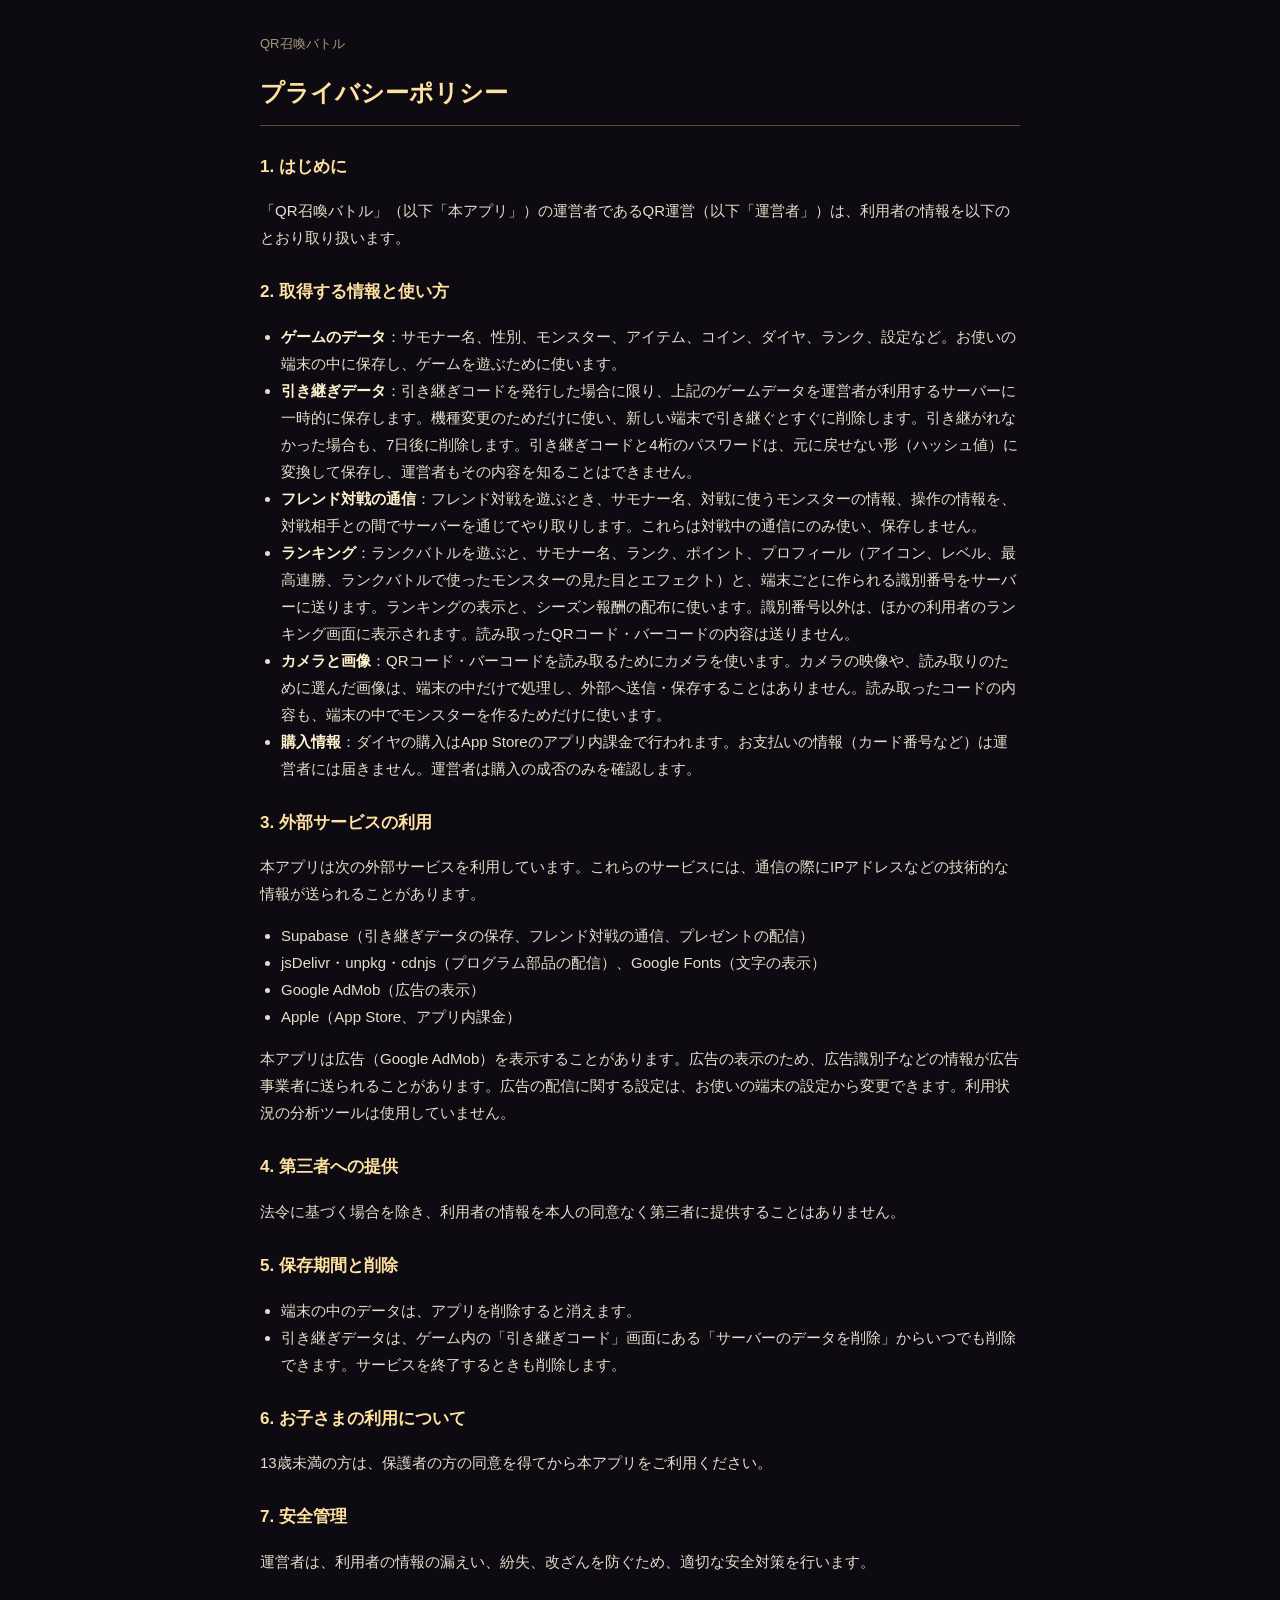
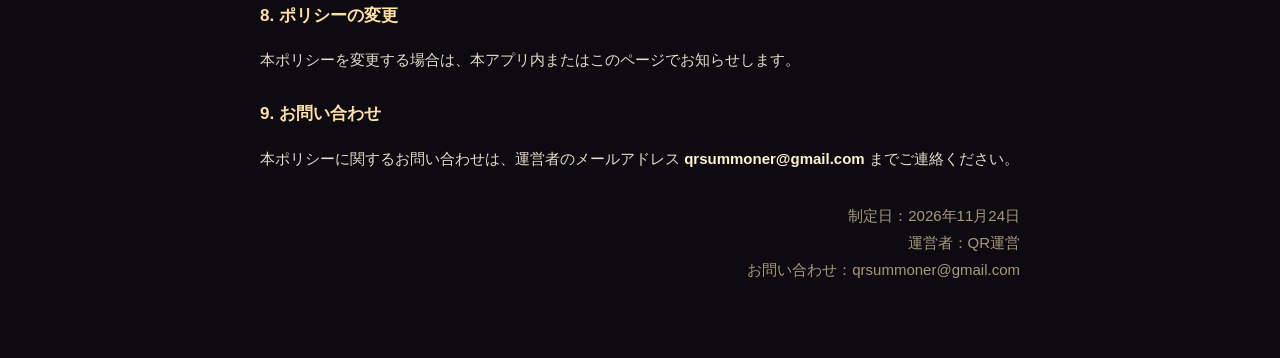
<file: privacy.html>
<!DOCTYPE html>
<html lang="ja"><head><meta charset="utf-8"><meta name="viewport" content="width=device-width,initial-scale=1">
<title>プライバシーポリシー｜QR召喚バトル</title>
<style>body{margin:0;background:#0d0a12;color:#e6ddca;font:15px/1.8 -apple-system,"Hiragino Sans","Noto Sans JP",sans-serif}
main{max-width:760px;margin:0 auto;padding:32px 20px 60px}h1{font-size:24px;color:#ffe2a0;border-bottom:1px solid rgba(217,180,106,.4);padding-bottom:10px}
h3{color:#ffe2a0;margin:26px 0 6px;font-size:17px}b{color:#fff2cc}ul,ol{padding-left:1.4em}.lgD{color:#a8987a;text-align:right;margin-top:30px}
.app{color:#a8987a;font-size:13px;margin:0}</style></head>
<body><main><p class="app">QR召喚バトル</p><h1>プライバシーポリシー</h1>
<h3>1. はじめに</h3>
<p>「QR召喚バトル」（以下「本アプリ」）の運営者であるQR運営（以下「運営者」）は、利用者の情報を以下のとおり取り扱います。</p>
<h3>2. 取得する情報と使い方</h3>
<ul>
<li><b>ゲームのデータ</b>：サモナー名、性別、モンスター、アイテム、コイン、ダイヤ、ランク、設定など。お使いの端末の中に保存し、ゲームを遊ぶために使います。</li>
<li><b>引き継ぎデータ</b>：引き継ぎコードを発行した場合に限り、上記のゲームデータを運営者が利用するサーバーに一時的に保存します。機種変更のためだけに使い、新しい端末で引き継ぐとすぐに削除します。引き継がれなかった場合も、7日後に削除します。引き継ぎコードと4桁のパスワードは、元に戻せない形（ハッシュ値）に変換して保存し、運営者もその内容を知ることはできません。</li>
<li><b>フレンド対戦の通信</b>：フレンド対戦を遊ぶとき、サモナー名、対戦に使うモンスターの情報、操作の情報を、対戦相手との間でサーバーを通じてやり取りします。これらは対戦中の通信にのみ使い、保存しません。</li>
<li><b>ランキング</b>：ランクバトルを遊ぶと、サモナー名、ランク、ポイント、プロフィール（アイコン、レベル、最高連勝、ランクバトルで使ったモンスターの見た目とエフェクト）と、端末ごとに作られる識別番号をサーバーに送ります。ランキングの表示と、シーズン報酬の配布に使います。識別番号以外は、ほかの利用者のランキング画面に表示されます。読み取ったQRコード・バーコードの内容は送りません。</li>
<li><b>カメラと画像</b>：QRコード・バーコードを読み取るためにカメラを使います。カメラの映像や、読み取りのために選んだ画像は、端末の中だけで処理し、外部へ送信・保存することはありません。読み取ったコードの内容も、端末の中でモンスターを作るためだけに使います。</li>
<li><b>購入情報</b>：ダイヤの購入はApp Storeのアプリ内課金で行われます。お支払いの情報（カード番号など）は運営者には届きません。運営者は購入の成否のみを確認します。</li>
</ul>
<h3>3. 外部サービスの利用</h3>
<p>本アプリは次の外部サービスを利用しています。これらのサービスには、通信の際にIPアドレスなどの技術的な情報が送られることがあります。</p>
<ul>
<li>Supabase（引き継ぎデータの保存、フレンド対戦の通信、プレゼントの配信）</li>
<li>jsDelivr・unpkg・cdnjs（プログラム部品の配信）、Google Fonts（文字の表示）</li>
<li>Google AdMob（広告の表示）</li>
<li>Apple（App Store、アプリ内課金）</li>
</ul>
<p>本アプリは広告（Google AdMob）を表示することがあります。広告の表示のため、広告識別子などの情報が広告事業者に送られることがあります。広告の配信に関する設定は、お使いの端末の設定から変更できます。利用状況の分析ツールは使用していません。</p>
<h3>4. 第三者への提供</h3>
<p>法令に基づく場合を除き、利用者の情報を本人の同意なく第三者に提供することはありません。</p>
<h3>5. 保存期間と削除</h3>
<ul>
<li>端末の中のデータは、アプリを削除すると消えます。</li>
<li>引き継ぎデータは、ゲーム内の「引き継ぎコード」画面にある「サーバーのデータを削除」からいつでも削除できます。サービスを終了するときも削除します。</li>
</ul>
<h3>6. お子さまの利用について</h3>
<p>13歳未満の方は、保護者の方の同意を得てから本アプリをご利用ください。</p>
<h3>7. 安全管理</h3>
<p>運営者は、利用者の情報の漏えい、紛失、改ざんを防ぐため、適切な安全対策を行います。</p>
<h3>8. ポリシーの変更</h3>
<p>本ポリシーを変更する場合は、本アプリ内またはこのページでお知らせします。</p>
<h3>9. お問い合わせ</h3>
<p>本ポリシーに関するお問い合わせは、運営者のメールアドレス <b>qrsummoner@gmail.com</b> までご連絡ください。</p>
<p class="lgD">制定日：2026年11月24日<br>運営者：QR運営<br>お問い合わせ：qrsummoner@gmail.com</p>

</main></body></html>
</file>
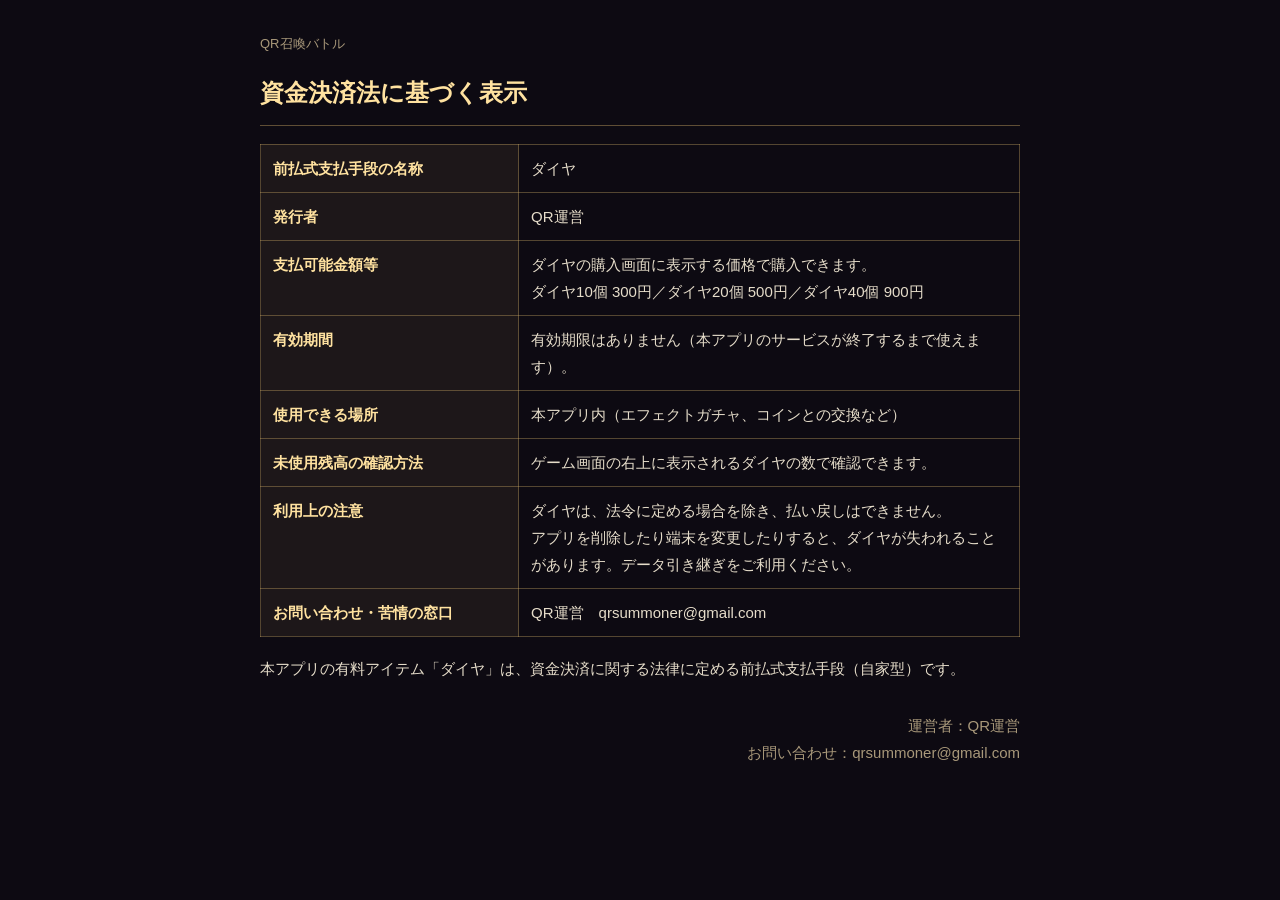
<file: shikin.html>
<!DOCTYPE html>
<html lang="ja"><head><meta charset="utf-8"><meta name="viewport" content="width=device-width,initial-scale=1">
<title>資金決済法に基づく表示｜QR召喚バトル</title>
<style>body{margin:0;background:#0d0a12;color:#e6ddca;font:15px/1.8 -apple-system,"Hiragino Sans","Noto Sans JP",sans-serif}
main{max-width:760px;margin:0 auto;padding:32px 20px 60px}h1{font-size:24px;color:#ffe2a0;border-bottom:1px solid rgba(217,180,106,.4);padding-bottom:10px}
h3{color:#ffe2a0;margin:26px 0 6px;font-size:17px}b{color:#fff2cc}ul,ol{padding-left:1.4em}.lgD{color:#a8987a;text-align:right;margin-top:30px}
.app{color:#a8987a;font-size:13px;margin:0}table.lgT{width:100%;border-collapse:collapse;margin:18px 0}table.lgT th,table.lgT td{border:1px solid rgba(217,180,106,.35);padding:10px 12px;vertical-align:top;text-align:left}table.lgT th{width:34%;background:rgba(217,180,106,.08);color:#ffe2a0;font-weight:700}</style></head>
<body><main><p class="app">QR召喚バトル</p><h1>資金決済法に基づく表示</h1>
<table class="lgT"><tr><th>前払式支払手段の名称</th><td>ダイヤ</td></tr><tr><th>発行者</th><td>QR運営</td></tr><tr><th>支払可能金額等</th><td>ダイヤの購入画面に表示する価格で購入できます。<br>ダイヤ10個 300円／ダイヤ20個 500円／ダイヤ40個 900円</td></tr><tr><th>有効期間</th><td>有効期限はありません（本アプリのサービスが終了するまで使えます）。</td></tr><tr><th>使用できる場所</th><td>本アプリ内（エフェクトガチャ、コインとの交換など）</td></tr><tr><th>未使用残高の確認方法</th><td>ゲーム画面の右上に表示されるダイヤの数で確認できます。</td></tr><tr><th>利用上の注意</th><td>ダイヤは、法令に定める場合を除き、払い戻しはできません。<br>アプリを削除したり端末を変更したりすると、ダイヤが失われることがあります。データ引き継ぎをご利用ください。</td></tr><tr><th>お問い合わせ・苦情の窓口</th><td>QR運営　qrsummoner@gmail.com</td></tr></table><p>本アプリの有料アイテム「ダイヤ」は、資金決済に関する法律に定める前払式支払手段（自家型）です。</p><p class="lgD">運営者：QR運営<br>お問い合わせ：qrsummoner@gmail.com</p>
</main></body></html>
</file>
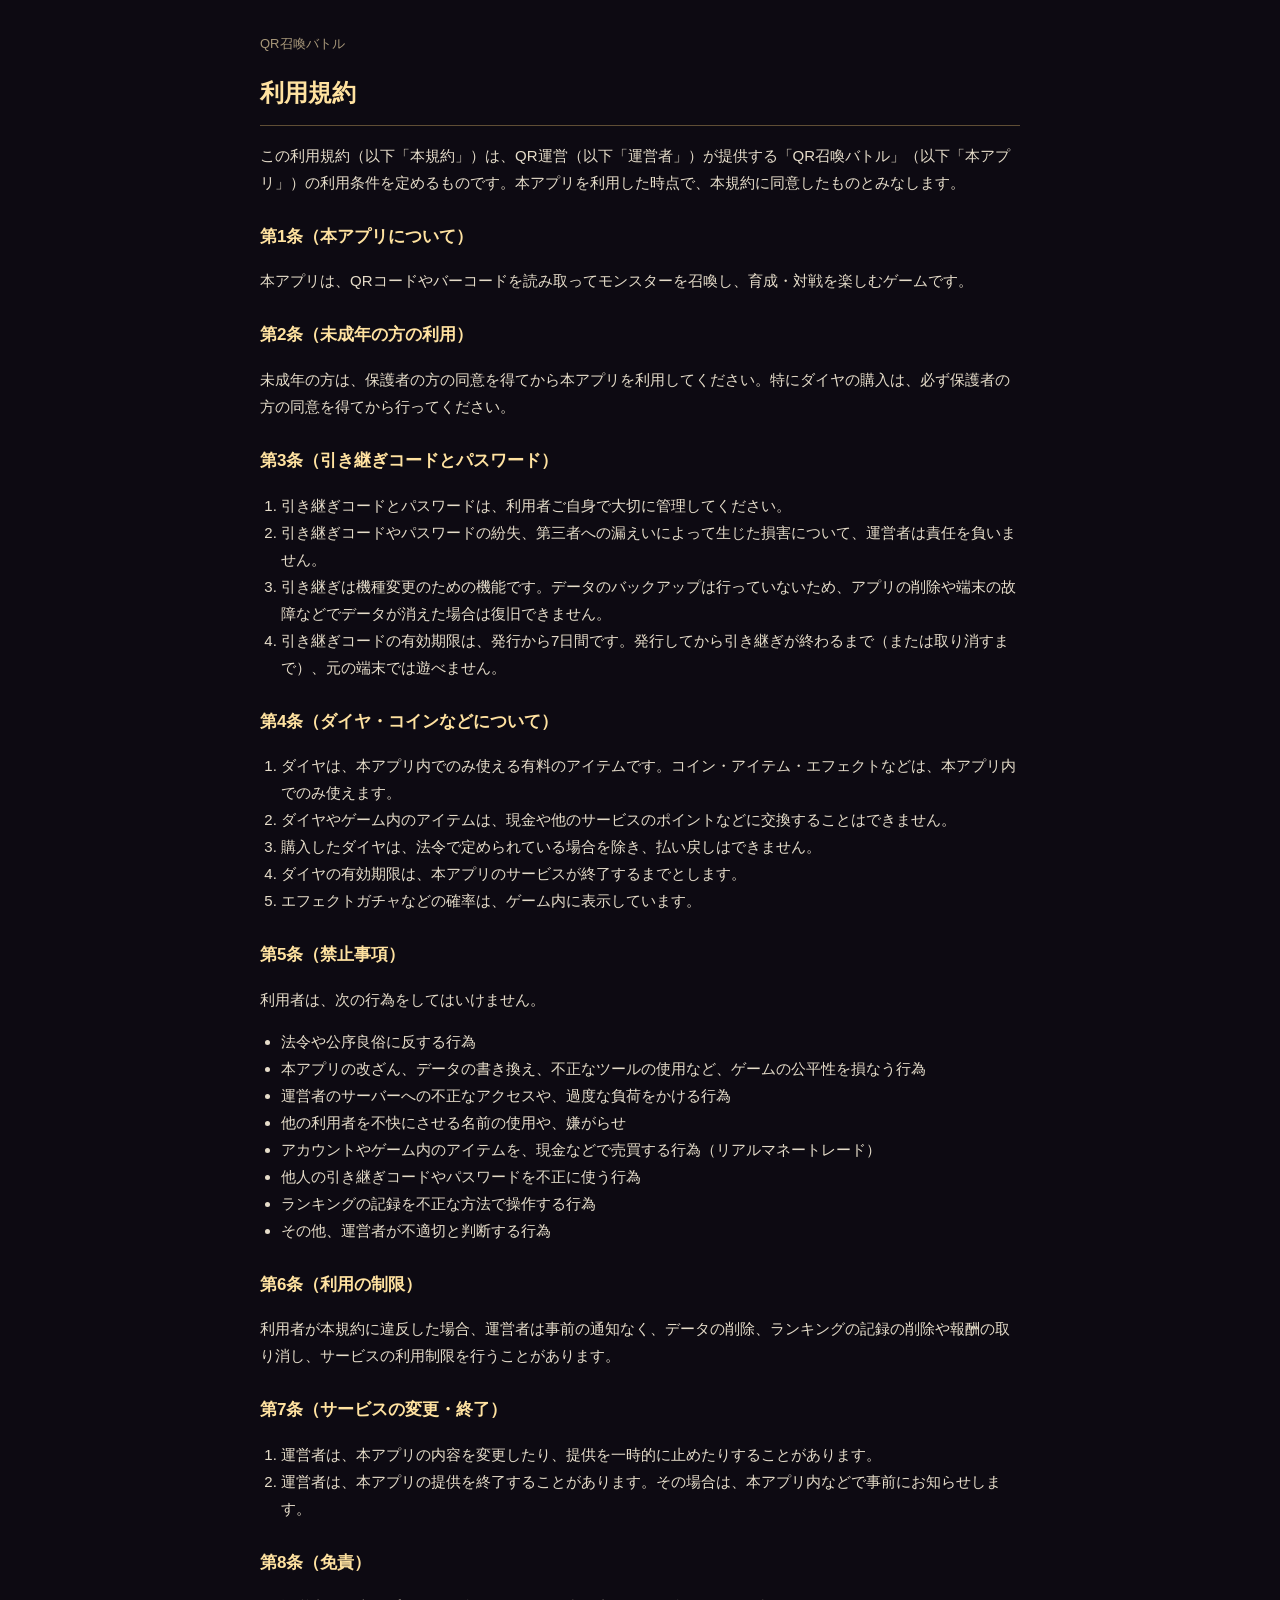
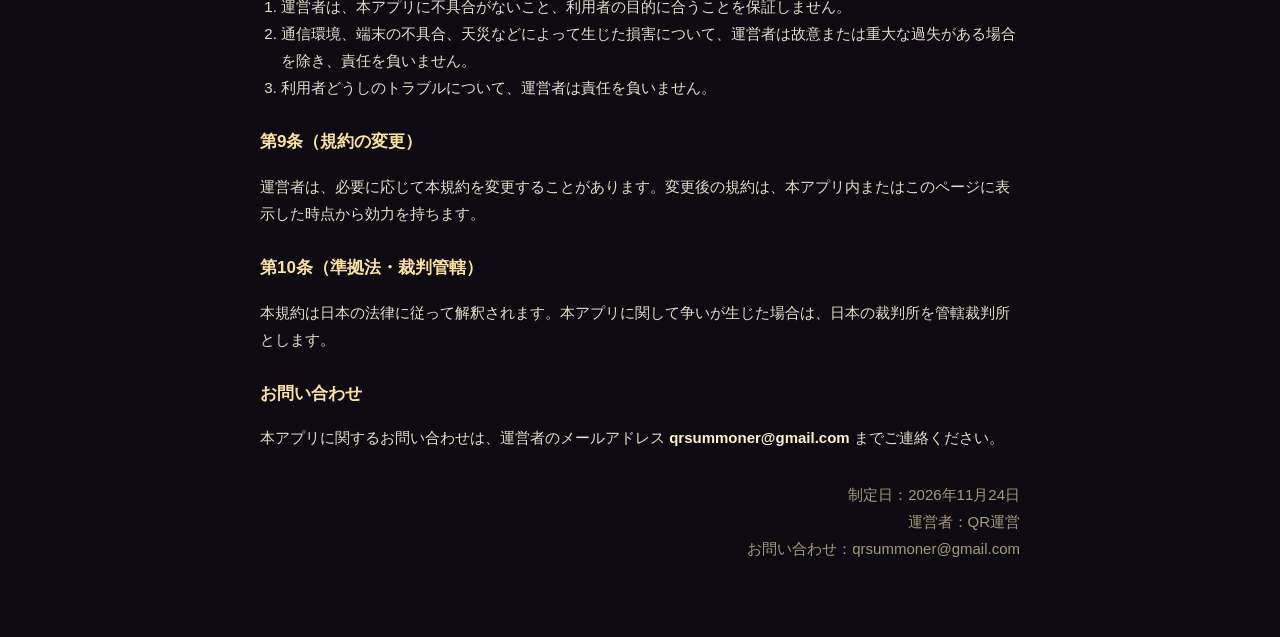
<file: terms.html>
<!DOCTYPE html>
<html lang="ja"><head><meta charset="utf-8"><meta name="viewport" content="width=device-width,initial-scale=1">
<title>利用規約｜QR召喚バトル</title>
<style>body{margin:0;background:#0d0a12;color:#e6ddca;font:15px/1.8 -apple-system,"Hiragino Sans","Noto Sans JP",sans-serif}
main{max-width:760px;margin:0 auto;padding:32px 20px 60px}h1{font-size:24px;color:#ffe2a0;border-bottom:1px solid rgba(217,180,106,.4);padding-bottom:10px}
h3{color:#ffe2a0;margin:26px 0 6px;font-size:17px}b{color:#fff2cc}ul,ol{padding-left:1.4em}.lgD{color:#a8987a;text-align:right;margin-top:30px}
.app{color:#a8987a;font-size:13px;margin:0}</style></head>
<body><main><p class="app">QR召喚バトル</p><h1>利用規約</h1>
<p>この利用規約（以下「本規約」）は、QR運営（以下「運営者」）が提供する「QR召喚バトル」（以下「本アプリ」）の利用条件を定めるものです。本アプリを利用した時点で、本規約に同意したものとみなします。</p>
<h3>第1条（本アプリについて）</h3>
<p>本アプリは、QRコードやバーコードを読み取ってモンスターを召喚し、育成・対戦を楽しむゲームです。</p>
<h3>第2条（未成年の方の利用）</h3>
<p>未成年の方は、保護者の方の同意を得てから本アプリを利用してください。特にダイヤの購入は、必ず保護者の方の同意を得てから行ってください。</p>
<h3>第3条（引き継ぎコードとパスワード）</h3>
<ol>
<li>引き継ぎコードとパスワードは、利用者ご自身で大切に管理してください。</li>
<li>引き継ぎコードやパスワードの紛失、第三者への漏えいによって生じた損害について、運営者は責任を負いません。</li>
<li>引き継ぎは機種変更のための機能です。データのバックアップは行っていないため、アプリの削除や端末の故障などでデータが消えた場合は復旧できません。</li>
<li>引き継ぎコードの有効期限は、発行から7日間です。発行してから引き継ぎが終わるまで（または取り消すまで）、元の端末では遊べません。</li>
</ol>
<h3>第4条（ダイヤ・コインなどについて）</h3>
<ol>
<li>ダイヤは、本アプリ内でのみ使える有料のアイテムです。コイン・アイテム・エフェクトなどは、本アプリ内でのみ使えます。</li>
<li>ダイヤやゲーム内のアイテムは、現金や他のサービスのポイントなどに交換することはできません。</li>
<li>購入したダイヤは、法令で定められている場合を除き、払い戻しはできません。</li>
<li>ダイヤの有効期限は、本アプリのサービスが終了するまでとします。</li>
<li>エフェクトガチャなどの確率は、ゲーム内に表示しています。</li>
</ol>
<h3>第5条（禁止事項）</h3>
<p>利用者は、次の行為をしてはいけません。</p>
<ul>
<li>法令や公序良俗に反する行為</li>
<li>本アプリの改ざん、データの書き換え、不正なツールの使用など、ゲームの公平性を損なう行為</li>
<li>運営者のサーバーへの不正なアクセスや、過度な負荷をかける行為</li>
<li>他の利用者を不快にさせる名前の使用や、嫌がらせ</li>
<li>アカウントやゲーム内のアイテムを、現金などで売買する行為（リアルマネートレード）</li>
<li>他人の引き継ぎコードやパスワードを不正に使う行為</li>
<li>ランキングの記録を不正な方法で操作する行為</li>
<li>その他、運営者が不適切と判断する行為</li>
</ul>
<h3>第6条（利用の制限）</h3>
<p>利用者が本規約に違反した場合、運営者は事前の通知なく、データの削除、ランキングの記録の削除や報酬の取り消し、サービスの利用制限を行うことがあります。</p>
<h3>第7条（サービスの変更・終了）</h3>
<ol>
<li>運営者は、本アプリの内容を変更したり、提供を一時的に止めたりすることがあります。</li>
<li>運営者は、本アプリの提供を終了することがあります。その場合は、本アプリ内などで事前にお知らせします。</li>
</ol>
<h3>第8条（免責）</h3>
<ol>
<li>運営者は、本アプリに不具合がないこと、利用者の目的に合うことを保証しません。</li>
<li>通信環境、端末の不具合、天災などによって生じた損害について、運営者は故意または重大な過失がある場合を除き、責任を負いません。</li>
<li>利用者どうしのトラブルについて、運営者は責任を負いません。</li>
</ol>
<h3>第9条（規約の変更）</h3>
<p>運営者は、必要に応じて本規約を変更することがあります。変更後の規約は、本アプリ内またはこのページに表示した時点から効力を持ちます。</p>
<h3>第10条（準拠法・裁判管轄）</h3>
<p>本規約は日本の法律に従って解釈されます。本アプリに関して争いが生じた場合は、日本の裁判所を管轄裁判所とします。</p>
<h3>お問い合わせ</h3>
<p>本アプリに関するお問い合わせは、運営者のメールアドレス <b>qrsummoner@gmail.com</b> までご連絡ください。</p>
<p class="lgD">制定日：2026年11月24日<br>運営者：QR運営<br>お問い合わせ：qrsummoner@gmail.com</p>

</main></body></html>
</file>
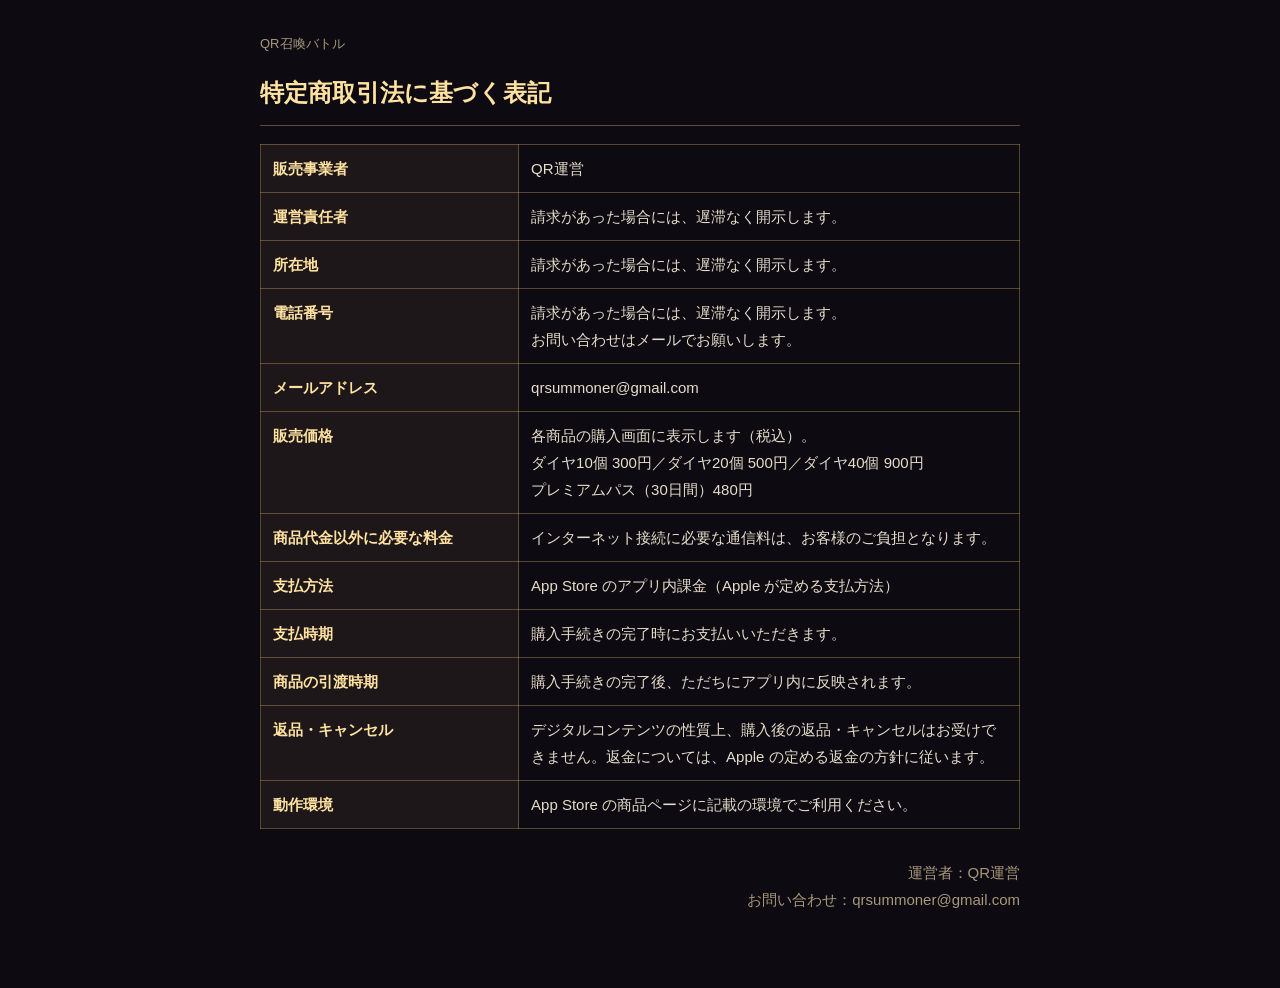
<file: tokusho.html>
<!DOCTYPE html>
<html lang="ja"><head><meta charset="utf-8"><meta name="viewport" content="width=device-width,initial-scale=1">
<title>特定商取引法に基づく表記｜QR召喚バトル</title>
<style>body{margin:0;background:#0d0a12;color:#e6ddca;font:15px/1.8 -apple-system,"Hiragino Sans","Noto Sans JP",sans-serif}
main{max-width:760px;margin:0 auto;padding:32px 20px 60px}h1{font-size:24px;color:#ffe2a0;border-bottom:1px solid rgba(217,180,106,.4);padding-bottom:10px}
h3{color:#ffe2a0;margin:26px 0 6px;font-size:17px}b{color:#fff2cc}ul,ol{padding-left:1.4em}.lgD{color:#a8987a;text-align:right;margin-top:30px}
.app{color:#a8987a;font-size:13px;margin:0}table.lgT{width:100%;border-collapse:collapse;margin:18px 0}table.lgT th,table.lgT td{border:1px solid rgba(217,180,106,.35);padding:10px 12px;vertical-align:top;text-align:left}table.lgT th{width:34%;background:rgba(217,180,106,.08);color:#ffe2a0;font-weight:700}</style></head>
<body><main><p class="app">QR召喚バトル</p><h1>特定商取引法に基づく表記</h1>
<table class="lgT"><tr><th>販売事業者</th><td>QR運営</td></tr><tr><th>運営責任者</th><td>請求があった場合には、遅滞なく開示します。</td></tr><tr><th>所在地</th><td>請求があった場合には、遅滞なく開示します。</td></tr><tr><th>電話番号</th><td>請求があった場合には、遅滞なく開示します。<br>お問い合わせはメールでお願いします。</td></tr><tr><th>メールアドレス</th><td>qrsummoner@gmail.com</td></tr><tr><th>販売価格</th><td>各商品の購入画面に表示します（税込）。<br>ダイヤ10個 300円／ダイヤ20個 500円／ダイヤ40個 900円<br>プレミアムパス（30日間）480円</td></tr><tr><th>商品代金以外に必要な料金</th><td>インターネット接続に必要な通信料は、お客様のご負担となります。</td></tr><tr><th>支払方法</th><td>App Store のアプリ内課金（Apple が定める支払方法）</td></tr><tr><th>支払時期</th><td>購入手続きの完了時にお支払いいただきます。</td></tr><tr><th>商品の引渡時期</th><td>購入手続きの完了後、ただちにアプリ内に反映されます。</td></tr><tr><th>返品・キャンセル</th><td>デジタルコンテンツの性質上、購入後の返品・キャンセルはお受けできません。返金については、Apple の定める返金の方針に従います。</td></tr><tr><th>動作環境</th><td>App Store の商品ページに記載の環境でご利用ください。</td></tr></table><p class="lgD">運営者：QR運営<br>お問い合わせ：qrsummoner@gmail.com</p>
</main></body></html>
</file>
